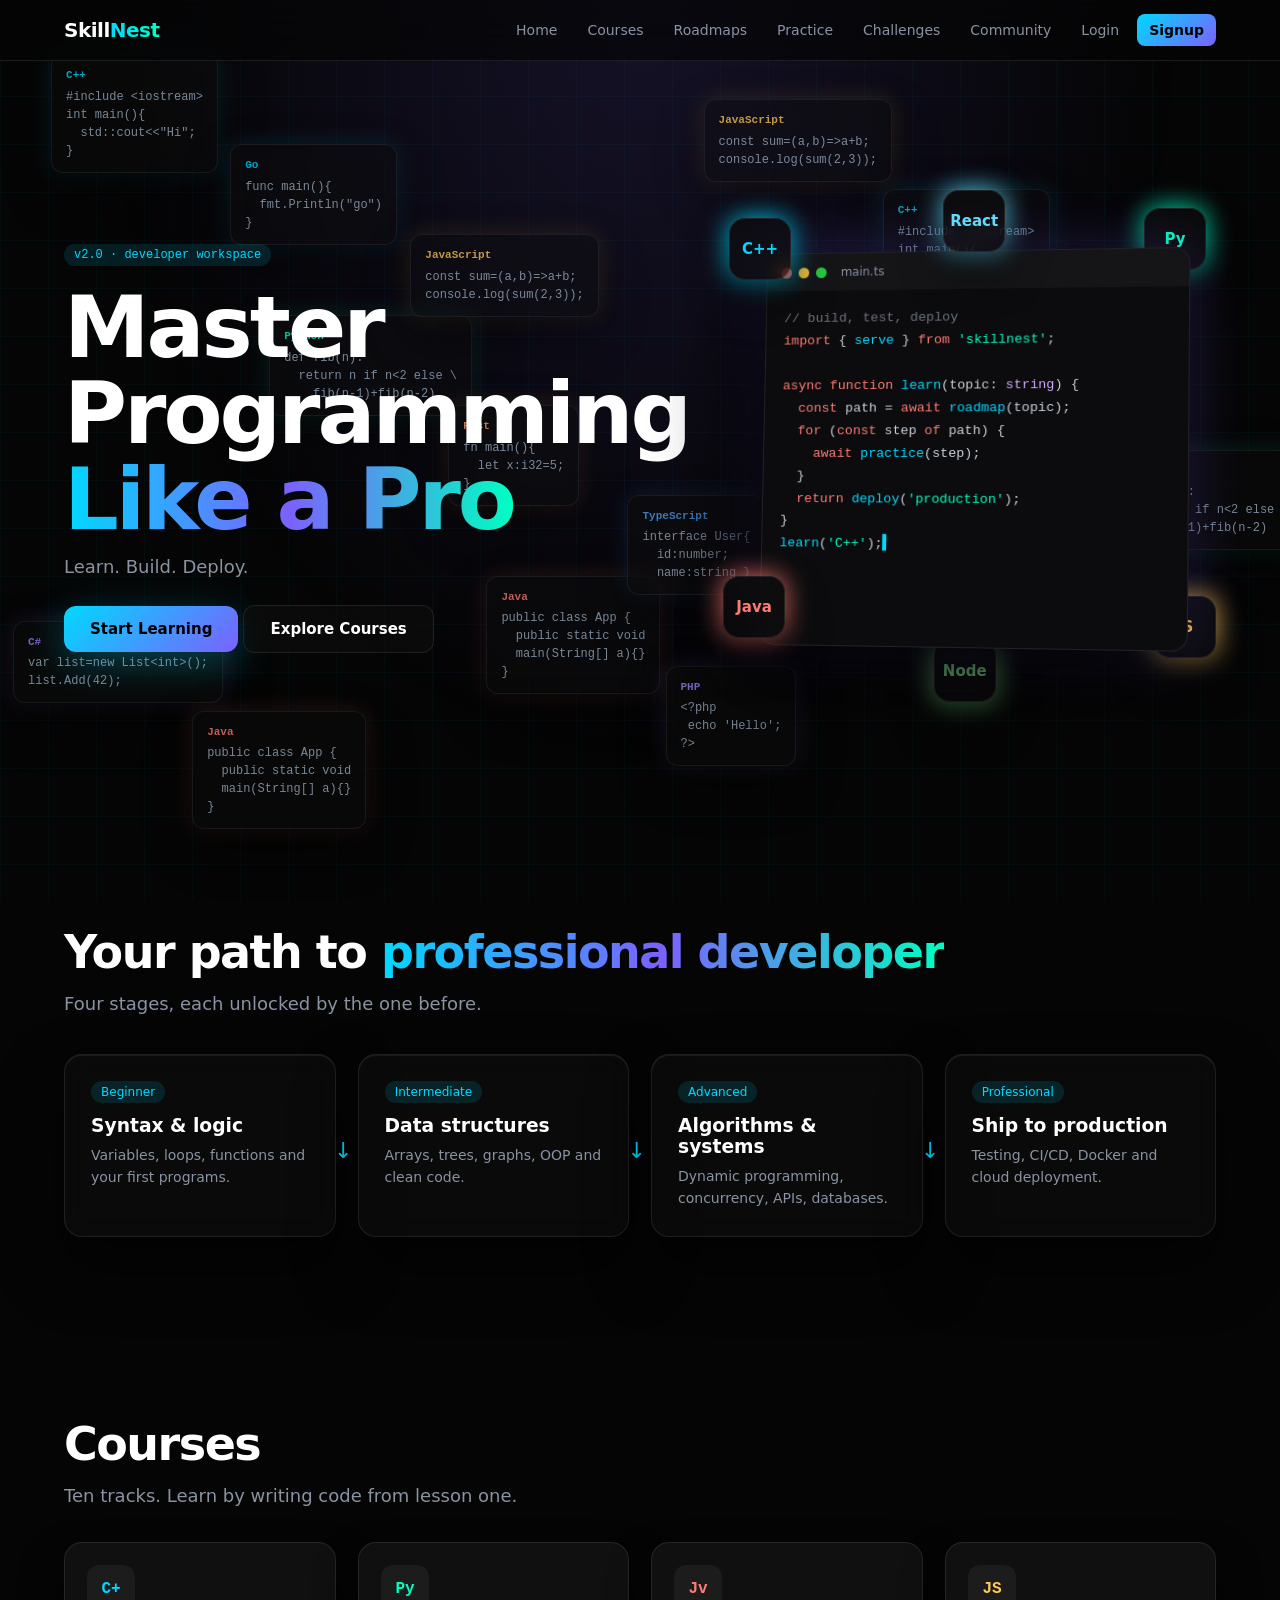
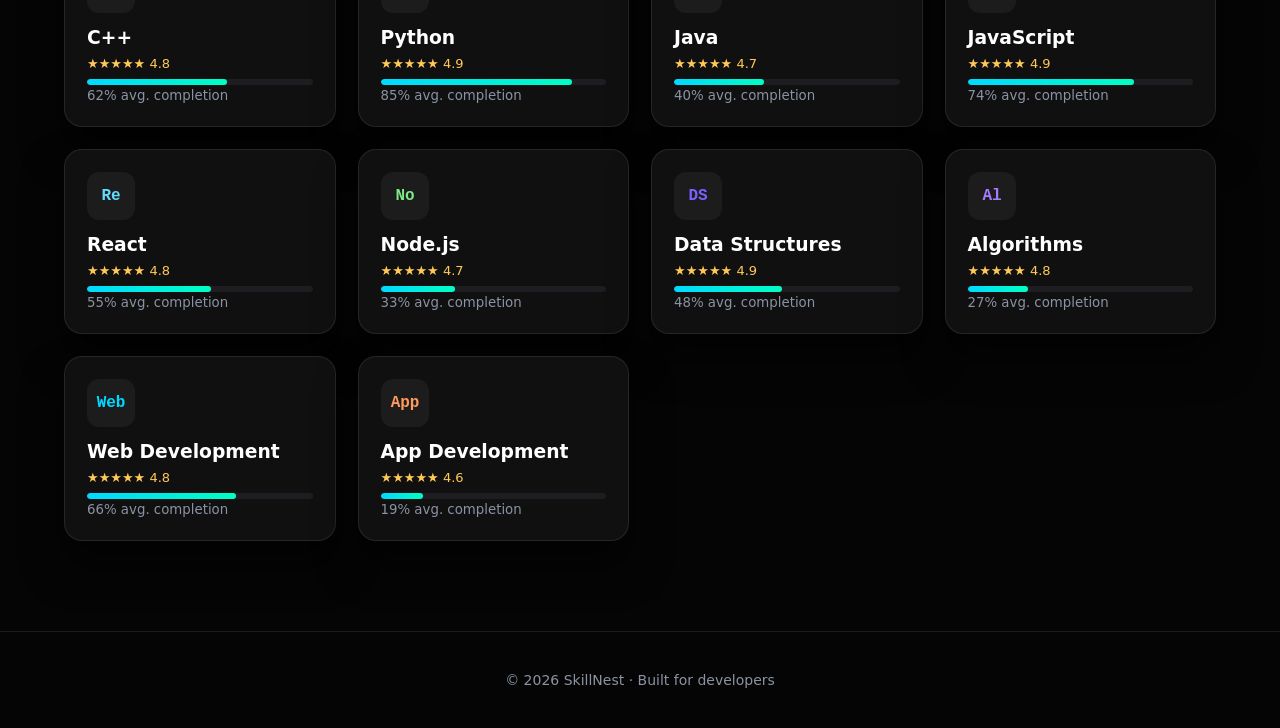
<file: index.html>
<!DOCTYPE html><html lang="en"><head><meta charset="utf-8"><meta name="viewport" content="width=device-width,initial-scale=1"><title>Home · SkillNest</title><link rel="stylesheet" href="assets/style.css"></head><body><nav><a class="logo" href="index.html">Skill<span>Nest</span></a><a class="l keep" href="index.html">Home</a><a class="l" href="index.html#courses">Courses</a><a class="l" href="index.html#roadmaps">Roadmaps</a><a class="l" href="practice.html">Practice</a><a class="l" href="dashboard.html#challenges">Challenges</a><a class="l" href="dashboard.html#community">Community</a><a class="l keep" href="login.html">Login</a><a class="l cta keep" href="signup.html">Signup</a></nav><main><section class="hero"><div><span class="tag mono">v2.0 · developer workspace</span><h1 style="margin-top:18px">Master Programming <span class="grad">Like a Pro</span></h1><p class="sub">Learn. Build. Deploy.</p><a class="btn pri" href="signup.html">Start Learning</a> <a class="btn" href="#courses">Explore Courses</a></div>
<div class="stage"><div class="editor"><div class="bar"><i></i><i></i><i></i>&nbsp; main.ts</div><pre><span class="c">// build, test, deploy</span>
<span class="k">import</span> { <span class="f">serve</span> } <span class="k">from</span> <span class="st">'skillnest'</span>;

<span class="k">async function</span> <span class="f">learn</span>(topic: <span class="n">string</span>) {
  <span class="k">const</span> path = <span class="k">await</span> <span class="f">roadmap</span>(topic);
  <span class="k">for</span> (<span class="k">const</span> step <span class="k">of</span> path) {
    <span class="k">await</span> <span class="f">practice</span>(step);
  }
  <span class="k">return</span> <span class="f">deploy</span>(<span class="st">'production'</span>);
}
<span class="f">learn</span>(<span class="st">'C++'</span>);<span style="color:var(--p)">▍</span></pre></div>
<div class="logo3d" style="--c:#00D9FF;left:0;top:10px">C++</div><div class="logo3d" style="--c:#00FFC3;right:10px;top:0;animation-delay:-2s">Py</div><div class="logo3d" style="--c:#ff7b72;left:-6px;bottom:50px;animation-delay:-3s">Java</div><div class="logo3d" style="--c:#ffc857;right:0;bottom:30px;animation-delay:-1s">JS</div><div class="logo3d" style="--c:#61dafb;left:44%;top:-18px;animation-delay:-4s">React</div><div class="logo3d" style="--c:#7ee787;left:42%;bottom:-14px;animation-delay:-5s">Node</div></div></section>
<section id="roadmaps"><h2>Your path to <span class="grad">professional developer</span></h2><p class="sub" style="margin-bottom:0">Four stages, each unlocked by the one before.</p><div class="road">
<div class="rc glass tilt glow"><span class="tag">Beginner</span><h3>Syntax &amp; logic</h3><p>Variables, loops, functions and your first programs.</p></div>
<div class="rc glass tilt glow" style="animation-delay:-.7s"><span class="tag">Intermediate</span><h3>Data structures</h3><p>Arrays, trees, graphs, OOP and clean code.</p></div>
<div class="rc glass tilt glow" style="animation-delay:-1.4s"><span class="tag">Advanced</span><h3>Algorithms &amp; systems</h3><p>Dynamic programming, concurrency, APIs, databases.</p></div>
<div class="rc glass tilt glow" style="animation-delay:-2.1s"><span class="tag">Professional</span><h3>Ship to production</h3><p>Testing, CI/CD, Docker and cloud deployment.</p></div></div></section>
<section id="courses"><h2>Courses</h2><p class="sub" style="margin-bottom:0">Ten tracks. Learn by writing code from lesson one.</p><div class="courses"><article class="cc tilt" style="--c:#00D9FF"><div class="ic mono">C+</div><h3>C++</h3><div class="rt">★★★★★ 4.8</div><div class="pb"><i style="width:62%"></i></div><small style="color:#8a93a3">62% avg. completion</small></article><article class="cc tilt" style="--c:#00FFC3"><div class="ic mono">Py</div><h3>Python</h3><div class="rt">★★★★★ 4.9</div><div class="pb"><i style="width:85%"></i></div><small style="color:#8a93a3">85% avg. completion</small></article><article class="cc tilt" style="--c:#ff7b72"><div class="ic mono">Jv</div><h3>Java</h3><div class="rt">★★★★★ 4.7</div><div class="pb"><i style="width:40%"></i></div><small style="color:#8a93a3">40% avg. completion</small></article><article class="cc tilt" style="--c:#ffc857"><div class="ic mono">JS</div><h3>JavaScript</h3><div class="rt">★★★★★ 4.9</div><div class="pb"><i style="width:74%"></i></div><small style="color:#8a93a3">74% avg. completion</small></article><article class="cc tilt" style="--c:#61dafb"><div class="ic mono">Re</div><h3>React</h3><div class="rt">★★★★★ 4.8</div><div class="pb"><i style="width:55%"></i></div><small style="color:#8a93a3">55% avg. completion</small></article><article class="cc tilt" style="--c:#7ee787"><div class="ic mono">No</div><h3>Node.js</h3><div class="rt">★★★★★ 4.7</div><div class="pb"><i style="width:33%"></i></div><small style="color:#8a93a3">33% avg. completion</small></article><article class="cc tilt" style="--c:#7B61FF"><div class="ic mono">DS</div><h3>Data Structures</h3><div class="rt">★★★★★ 4.9</div><div class="pb"><i style="width:48%"></i></div><small style="color:#8a93a3">48% avg. completion</small></article><article class="cc tilt" style="--c:#a77bff"><div class="ic mono">Al</div><h3>Algorithms</h3><div class="rt">★★★★★ 4.8</div><div class="pb"><i style="width:27%"></i></div><small style="color:#8a93a3">27% avg. completion</small></article><article class="cc tilt" style="--c:#00D9FF"><div class="ic mono">Web</div><h3>Web Development</h3><div class="rt">★★★★★ 4.8</div><div class="pb"><i style="width:66%"></i></div><small style="color:#8a93a3">66% avg. completion</small></article><article class="cc tilt" style="--c:#ff9a5c"><div class="ic mono">App</div><h3>App Development</h3><div class="rt">★★★★★ 4.6</div><div class="pb"><i style="width:19%"></i></div><small style="color:#8a93a3">19% avg. completion</small></article></div></section></main><footer>© 2026 SkillNest · Built for developers</footer><script src="assets/app.js"></script></body></html>
</file>
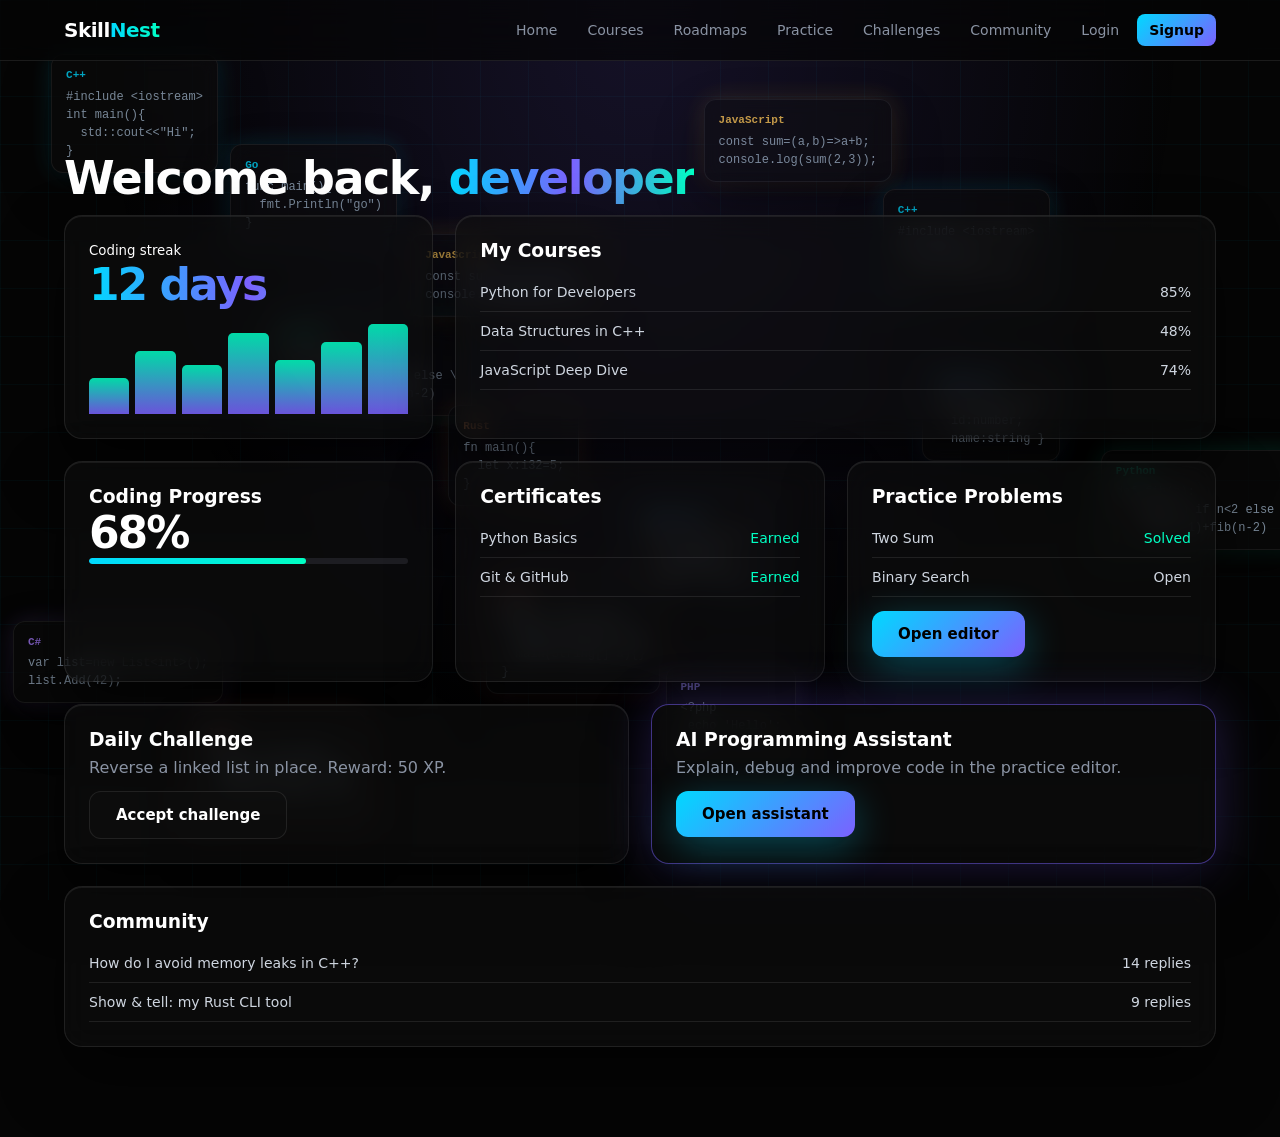
<file: dashboard.html>
<!DOCTYPE html><html lang="en"><head><meta charset="utf-8"><meta name="viewport" content="width=device-width,initial-scale=1"><title>Dashboard · SkillNest</title><link rel="stylesheet" href="assets/style.css"></head><body><nav><a class="logo" href="index.html">Skill<span>Nest</span></a><a class="l keep" href="index.html">Home</a><a class="l" href="index.html#courses">Courses</a><a class="l" href="index.html#roadmaps">Roadmaps</a><a class="l" href="practice.html">Practice</a><a class="l" href="dashboard.html#challenges">Challenges</a><a class="l" href="dashboard.html#community">Community</a><a class="l keep" href="login.html">Login</a><a class="l cta keep" href="signup.html">Signup</a></nav><main><section><h2>Welcome back, <span class="grad">developer</span></h2><div class="dash">
<div class="dc glass tilt s4"><small>Coding streak</small><div class="big grad">12 days</div><div class="bars"><i style="height:40%"></i><i style="height:70%"></i><i style="height:55%"></i><i style="height:90%"></i><i style="height:60%"></i><i style="height:80%"></i><i style="height:100%"></i></div></div>
<div class="dc glass tilt s8"><h3>My Courses</h3><ul class="list"><li>Python for Developers<span>85%</span></li><li>Data Structures in C++<span>48%</span></li><li>JavaScript Deep Dive<span>74%</span></li></ul></div>
<div class="dc glass tilt s4"><h3>Coding Progress</h3><div class="big">68%</div><div class="pb"><i style="width:68%"></i></div></div>
<div class="dc glass tilt s4"><h3>Certificates</h3><ul class="list"><li>Python Basics<span class="ok">Earned</span></li><li>Git &amp; GitHub<span class="ok">Earned</span></li></ul></div>
<div class="dc glass tilt s4"><h3>Practice Problems</h3><ul class="list"><li>Two Sum<span class="ok">Solved</span></li><li>Binary Search<span>Open</span></li></ul><a class="btn pri" style="margin-top:14px" href="practice.html">Open editor</a></div>
<div class="dc glass tilt s6" id="challenges"><h3>Daily Challenge</h3><p style="color:#8a93a3;margin:8px 0 14px">Reverse a linked list in place. Reward: 50 XP.</p><a class="btn" href="practice.html">Accept challenge</a></div>
<div class="dc glass tilt s6 ai"><h3>AI Programming Assistant</h3><p style="color:#8a93a3;margin:8px 0 14px">Explain, debug and improve code in the practice editor.</p><a class="btn pri" href="practice.html">Open assistant</a></div>
<div class="dc glass tilt s12" id="community"><h3>Community</h3><ul class="list"><li>How do I avoid memory leaks in C++?<span>14 replies</span></li><li>Show &amp; tell: my Rust CLI tool<span>9 replies</span></li></ul></div></div></section></main><script src="assets/app.js"></script></body></html>
</file>
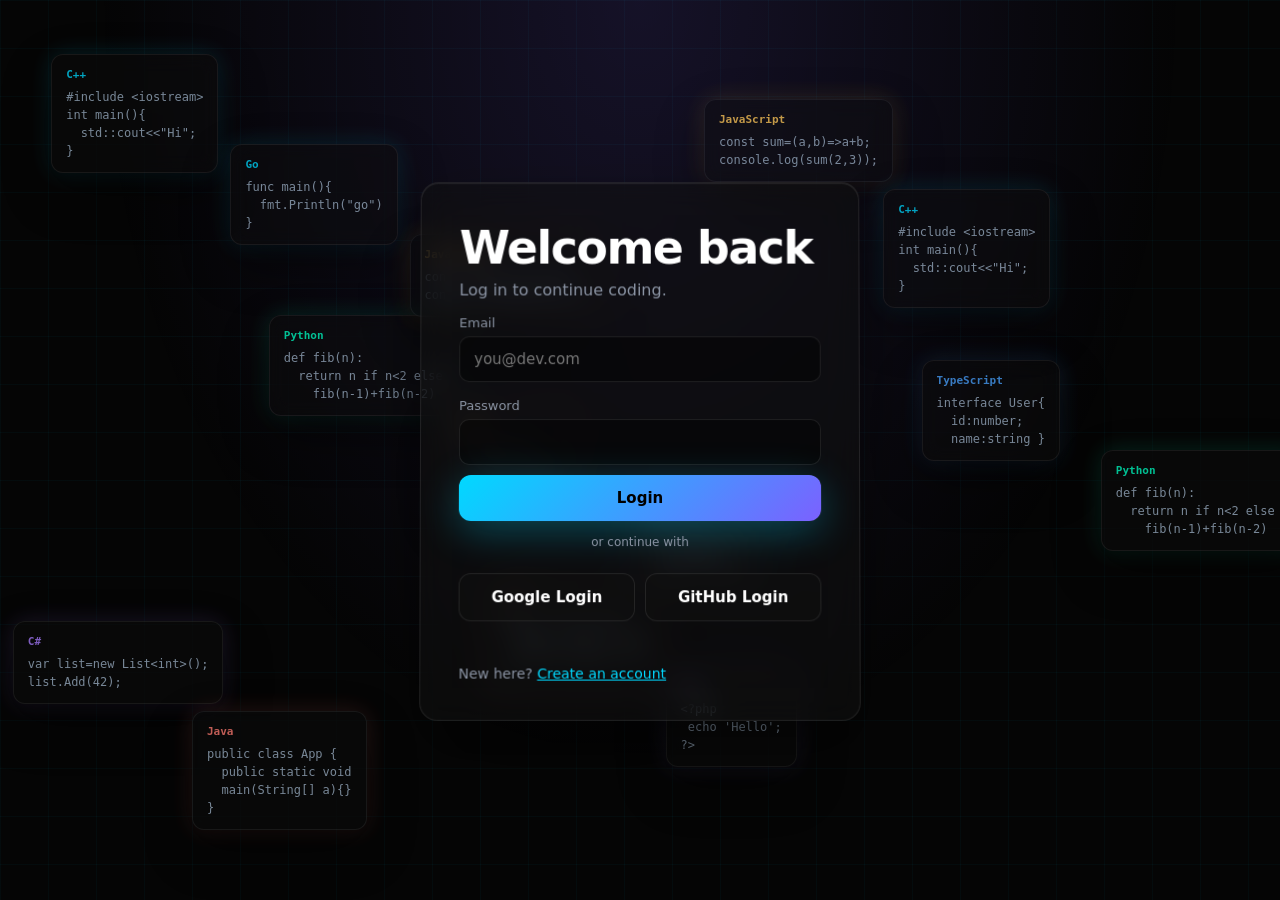
<file: login.html>
<!DOCTYPE html><html lang="en"><head><meta charset="utf-8"><meta name="viewport" content="width=device-width,initial-scale=1"><title>Login · SkillNest</title><link rel="stylesheet" href="assets/style.css"></head><body><main class="center"><div class="form glass tilt"><h2>Welcome back</h2><p style="color:#8a93a3">Log in to continue coding.</p><form id="authform"><label>Email</label><input type="email" required placeholder="you@dev.com"><label>Password</label><input name="password" type="password" required><button class="btn pri">Login</button><div class="sep">or continue with</div><div class="row"><button type="button" class="btn">Google Login</button><button type="button" class="btn">GitHub Login</button></div><div id="msg" class="msg"></div></form><p style="margin-top:14px;font-size:14px;color:#8a93a3">New here? <a href="signup.html" style="color:var(--p)">Create an account</a></p></div></main><script src="assets/app.js"></script></body></html>
</file>
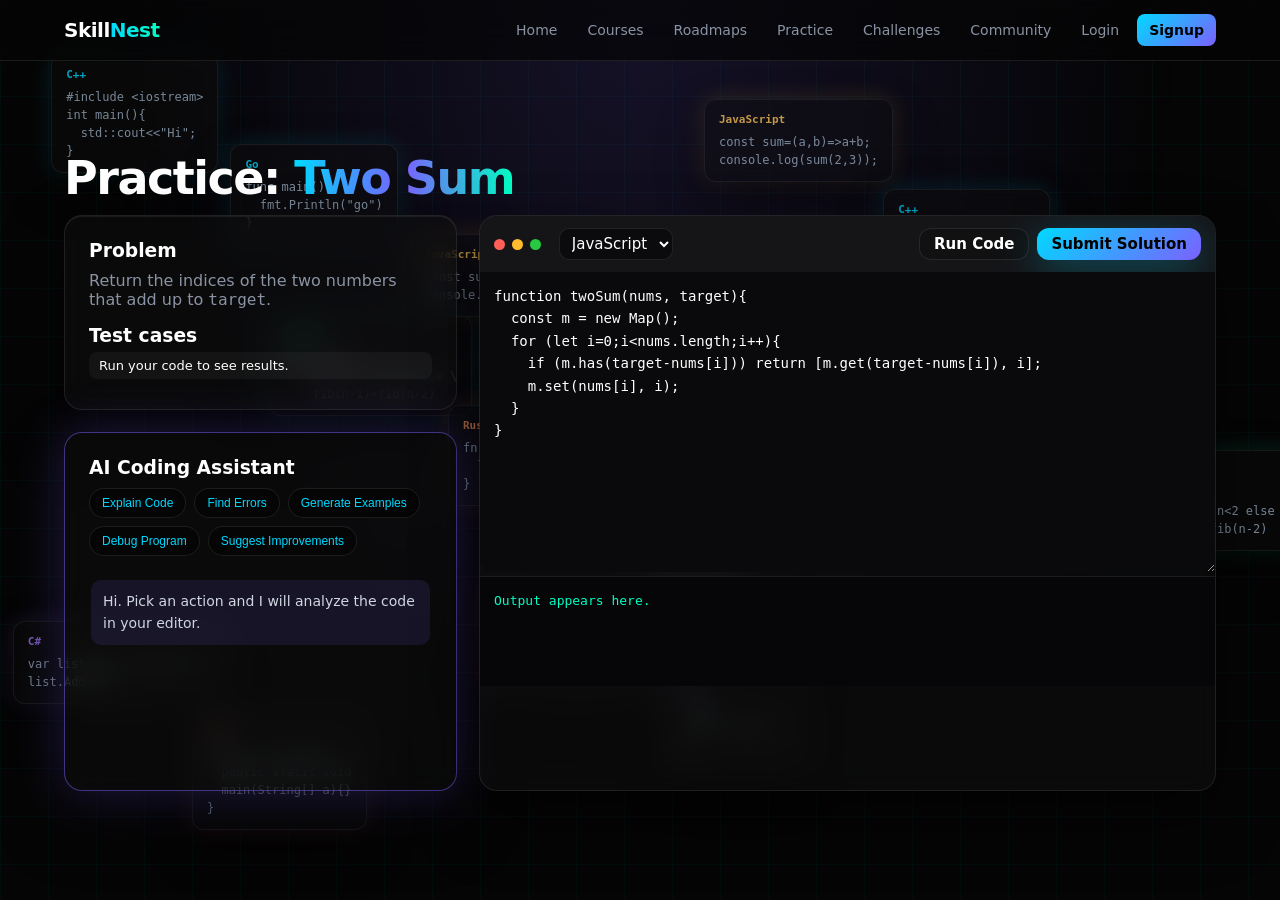
<file: practice.html>
<!DOCTYPE html><html lang="en"><head><meta charset="utf-8"><meta name="viewport" content="width=device-width,initial-scale=1"><title>Practice · SkillNest</title><link rel="stylesheet" href="assets/style.css"></head><body><nav><a class="logo" href="index.html">Skill<span>Nest</span></a><a class="l keep" href="index.html">Home</a><a class="l" href="index.html#courses">Courses</a><a class="l" href="index.html#roadmaps">Roadmaps</a><a class="l" href="practice.html">Practice</a><a class="l" href="dashboard.html#challenges">Challenges</a><a class="l" href="dashboard.html#community">Community</a><a class="l keep" href="login.html">Login</a><a class="l cta keep" href="signup.html">Signup</a></nav><main><section><h2>Practice: <span class="grad">Two Sum</span></h2><div class="prac"><div><div class="dc glass tilt"><h3>Problem</h3><p style="color:#8a93a3;margin:10px 0">Return the indices of the two numbers that add up to <code>target</code>.</p><h3 style="margin-top:16px">Test cases</h3><div id="tc"><div class="tc">Run your code to see results.</div></div></div>
<div class="dc glass ai tilt" style="margin-top:22px"><h3>AI Coding Assistant</h3><div class="chips"><button data-a="explain">Explain Code</button><button data-a="errors">Find Errors</button><button data-a="example">Generate Examples</button><button data-a="debug">Debug Program</button><button data-a="improve">Suggest Improvements</button></div><div id="chat" class="chat"></div></div></div>
<div class="glass tilt" style="overflow:hidden"><div class="bar"><i></i><i></i><i></i>&nbsp;<select id="lang" style="width:auto;padding:5px 8px"><option value="javascript">JavaScript</option><option value="python">Python</option><option value="cpp">C++</option><option value="java">Java</option></select><span style="margin-left:auto;display:flex;gap:8px"><button id="run" class="btn" style="padding:6px 14px">Run Code</button><button id="sub" class="btn pri" style="padding:6px 14px">Submit Solution</button></span></div><textarea id="code" spellcheck="false"></textarea><div id="out" class="out">Output appears here.</div></div></div></section></main><script src="assets/app.js"></script></body></html>
</file>
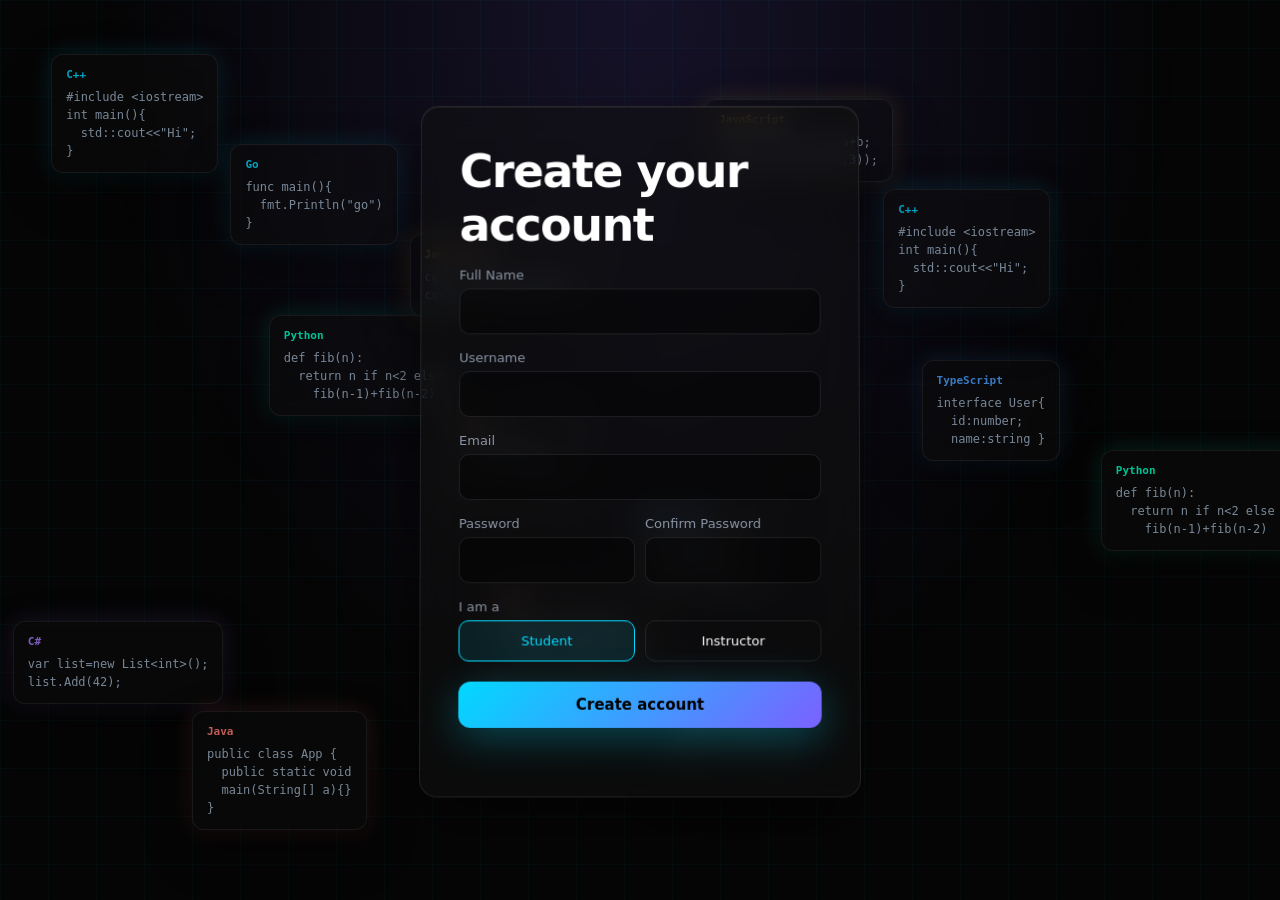
<file: signup.html>
<!DOCTYPE html><html lang="en"><head><meta charset="utf-8"><meta name="viewport" content="width=device-width,initial-scale=1"><title>Signup · SkillNest</title><link rel="stylesheet" href="assets/style.css"></head><body><main class="center"><div class="form glass tilt"><h2>Create your account</h2><form id="authform"><label>Full Name</label><input required><label>Username</label><input required><label>Email</label><input type="email" required><div class="row"><div><label>Password</label><input name="password" type="password" required></div><div><label>Confirm Password</label><input name="confirm" type="password" required></div></div><label>I am a</label><div class="seg"><label><input type="radio" name="ut" checked><span>Student</span></label><label><input type="radio" name="ut"><span>Instructor</span></label></div><button class="btn pri" style="margin-top:20px">Create account</button><div id="msg" class="msg"></div></form></div></main><script src="assets/app.js"></script></body></html>
</file>
<file: assets/style.css>
:root{--bg:#050505;--card:#101010;--p:#00D9FF;--s:#7B61FF;--a:#00FFC3;--t:#fff;--mut:#8a93a3;--glass:rgba(16,16,16,.55);--bd:rgba(255,255,255,.09)}
*{box-sizing:border-box;margin:0;padding:0}
html{scroll-behavior:smooth}
body{background:var(--bg);color:var(--t);font-family:'Segoe UI',system-ui,-apple-system,sans-serif;overflow-x:hidden;min-height:100vh}
code,pre,.mono{font-family:'JetBrains Mono','Fira Code',Consolas,monospace}
#bg{position:fixed;inset:0;perspective:3000px;transform-style:preserve-3d;pointer-events:none;z-index:0;overflow:hidden;background:radial-gradient(ellipse at 50% 0,rgba(123,97,255,.14),transparent 60%),linear-gradient(rgba(0,217,255,.035) 1px,transparent 1px) 0 0/48px 48px,linear-gradient(90deg,rgba(0,217,255,.035) 1px,transparent 1px) 0 0/48px 48px}
#bg .layer{position:absolute;inset:0;transform-style:preserve-3d;transition:transform .15s ease-out}
.snip{position:absolute;padding:12px 14px;border-radius:12px;background:var(--glass);border:1px solid var(--bd);backdrop-filter:blur(8px);font:12px/1.5 Consolas,monospace;color:#9fb3c8;box-shadow:0 20px 50px rgba(0,0,0,.6),0 0 24px var(--c,rgba(0,217,255,.12));animation:fl var(--d,9s) ease-in-out infinite alternate;white-space:pre;opacity:.75}
.snip b{display:block;color:var(--c2,var(--p));margin-bottom:4px;font-size:11px}
@keyframes fl{from{transform:translate3d(0,0,var(--z,0)) rotateX(8deg) rotateY(-14deg)}to{transform:translate3d(0,-26px,var(--z,0)) rotateX(-6deg) rotateY(12deg)}}
nav{position:sticky;top:0;z-index:50;display:flex;align-items:center;gap:6px;padding:14px 5vw;background:rgba(5,5,5,.7);backdrop-filter:blur(16px);border-bottom:1px solid var(--bd)}
.logo{font-weight:800;font-size:20px;letter-spacing:-.5px;margin-right:auto;color:#fff;text-decoration:none}
.logo span{background:linear-gradient(90deg,var(--p),var(--a));-webkit-background-clip:text;color:transparent}
nav a.l{color:var(--mut);text-decoration:none;padding:8px 12px;border-radius:8px;font-size:14px;transition:.2s}
nav a.l:hover,nav a.on{color:#fff;background:rgba(255,255,255,.07)}
nav a.cta{background:linear-gradient(135deg,var(--p),var(--s));color:#000;font-weight:700}
main{position:relative;z-index:2}
section{padding:90px 5vw;max-width:1280px;margin:auto}
h1{font-size:clamp(40px,7vw,86px);line-height:1;letter-spacing:-3px;font-weight:800}
h2{font-size:clamp(28px,4vw,46px);letter-spacing:-1.5px;margin-bottom:10px}
.grad{background:linear-gradient(90deg,var(--p),var(--s),var(--a));-webkit-background-clip:text;color:transparent}
.sub{color:var(--mut);font-size:18px;margin:14px 0 28px}
.btn{display:inline-block;padding:14px 26px;border-radius:12px;font-weight:700;text-decoration:none;border:1px solid var(--bd);color:#fff;background:var(--glass);cursor:pointer;font-size:15px;transition:.25s;font-family:inherit}
.btn.pri{background:linear-gradient(135deg,var(--p),var(--s));color:#000;border:0;box-shadow:0 10px 40px rgba(0,217,255,.3)}
.btn:hover{transform:translateY(-4px) scale(1.03);box-shadow:0 18px 50px rgba(123,97,255,.4)}
.glass{background:var(--glass);border:1px solid var(--bd);backdrop-filter:blur(14px);border-radius:18px;box-shadow:0 30px 60px rgba(0,0,0,.55),inset 0 1px 0 rgba(255,255,255,.07)}
.tilt{transform-style:preserve-3d;transition:transform .2s ease-out,box-shadow .3s}
.tilt:hover{box-shadow:0 40px 80px rgba(0,0,0,.7),0 0 40px rgba(0,217,255,.18)}
.hero{display:grid;grid-template-columns:1fr 1.15fr;gap:40px;align-items:center;min-height:86vh;perspective:3000px}
.stage{position:relative;height:480px;transform-style:preserve-3d}
.editor{position:absolute;inset:40px 30px;background:#0c0c0e;border:1px solid var(--bd);border-radius:16px;transform:rotateY(-14deg) rotateX(6deg);box-shadow:-30px 40px 80px rgba(0,0,0,.8),0 0 60px rgba(123,97,255,.25);overflow:hidden;animation:fl2 7s ease-in-out infinite alternate}
@keyframes fl2{to{transform:rotateY(-8deg) rotateX(3deg) translateY(-14px)}}
.bar{display:flex;gap:7px;padding:12px 14px;background:#151518;align-items:center;font-size:12px;color:var(--mut)}
.bar i{width:11px;height:11px;border-radius:50%;background:#ff5f57}.bar i:nth-child(2){background:#febc2e}.bar i:nth-child(3){background:#28c840}
.editor pre{padding:18px;font-size:13.5px;line-height:1.7;color:#c9d1d9;overflow:hidden}
.k{color:#ff7b72}.f{color:var(--p)}.st{color:var(--a)}.c{color:#6b7280}.n{color:#d2a8ff}
.logo3d{position:absolute;width:62px;height:62px;border-radius:16px;display:grid;place-items:center;font-weight:800;font-size:15px;background:var(--glass);border:1px solid var(--bd);backdrop-filter:blur(8px);box-shadow:0 20px 40px rgba(0,0,0,.6),0 0 26px var(--c);color:var(--c);animation:fl 6s ease-in-out infinite alternate}
.road{display:grid;grid-template-columns:repeat(4,1fr);gap:22px;perspective:1800px;margin-top:40px}
.rc{padding:26px;position:relative}
.rc:not(:last-child)::after{content:"↓";position:absolute;right:-18px;top:46%;color:var(--p);font-size:22px;z-index:3}
.rc h3{margin:12px 0 8px}.rc p{color:var(--mut);font-size:14px;line-height:1.6}
.glow{animation:gl 3s ease-in-out infinite alternate}
@keyframes gl{to{box-shadow:0 30px 60px rgba(0,0,0,.55),0 0 36px rgba(123,97,255,.4)}}
.tag{display:inline-block;padding:4px 10px;border-radius:99px;font-size:12px;background:rgba(0,217,255,.12);color:var(--p)}
.courses{display:grid;grid-template-columns:repeat(auto-fill,minmax(230px,1fr));gap:22px;margin-top:36px;perspective:2000px}
.cc{padding:22px;background:var(--card);border:1px solid var(--bd);border-radius:18px;box-shadow:0 24px 40px rgba(0,0,0,.6)}
.cc .ic{width:48px;height:48px;border-radius:12px;display:grid;place-items:center;font-weight:800;margin-bottom:14px;background:rgba(255,255,255,.05);color:var(--c)}
.cc .rt{color:#ffc857;font-size:13px;margin:8px 0}
.pb{height:6px;border-radius:9px;background:#1d1d22;overflow:hidden}.pb i{display:block;height:100%;background:linear-gradient(90deg,var(--p),var(--a));border-radius:9px}
.center{min-height:100vh;display:grid;place-items:center;padding:40px 20px;perspective:2500px}
.form{width:min(440px,100%);padding:38px;transform:rotateX(2deg);position:relative;z-index:2}
.form h2{margin-bottom:6px}.form label{display:block;margin:16px 0 6px;font-size:13px;color:var(--mut)}
input,select,textarea{width:100%;padding:13px 14px;border-radius:10px;border:1px solid var(--bd);background:rgba(0,0,0,.45);color:#fff;font-size:15px;outline:0;font-family:inherit;transition:.2s}
input:focus,select:focus{border-color:var(--p);box-shadow:0 0 0 3px rgba(0,217,255,.18)}
.form .btn{width:100%;margin-top:10px;text-align:center}
.row{display:flex;gap:10px}.sep{text-align:center;color:var(--mut);font-size:12px;margin:14px 0}
.seg{display:flex;gap:10px}.seg label{flex:1;margin:0;padding:12px;border:1px solid var(--bd);border-radius:10px;text-align:center;cursor:pointer;color:#fff}
.seg input{display:none}.seg input:checked+span{color:var(--p)}.seg label:has(input:checked){border-color:var(--p);background:rgba(0,217,255,.1)}
.msg{font-size:13px;color:var(--a);margin-top:12px;min-height:18px}.msg.err{color:#ff6b81}
.dash{display:grid;grid-template-columns:repeat(12,1fr);gap:22px;perspective:2500px}
.dc{padding:24px}.s4{grid-column:span 4}.s6{grid-column:span 6}.s8{grid-column:span 8}.s12{grid-column:span 12}
.big{font-size:44px;font-weight:800;letter-spacing:-2px}
.bars{display:flex;gap:6px;align-items:flex-end;height:90px;margin-top:14px}.bars i{flex:1;background:linear-gradient(var(--a),var(--s));border-radius:5px 5px 0 0;opacity:.85}
.list{list-style:none;margin-top:12px}.list li{display:flex;justify-content:space-between;padding:11px 0;border-bottom:1px solid var(--bd);font-size:14px;color:#cfd6e0}
.prac{display:grid;grid-template-columns:.8fr 1.5fr;gap:22px;perspective:2500px}
#code{height:300px;resize:vertical;font:14px/1.6 Consolas,monospace;background:#0a0a0c;border-radius:0 0 14px 14px;border:0}
.out{background:#060608;padding:14px;font:13px/1.6 Consolas,monospace;min-height:110px;border-top:1px solid var(--bd);white-space:pre-wrap;color:var(--a)}
.tc{padding:6px 10px;border-radius:8px;margin:6px 0;font-size:13px;background:rgba(255,255,255,.04)}
.ok{color:var(--a)}.bad{color:#ff6b81}
.ai{border:1px solid rgba(123,97,255,.5);box-shadow:0 0 50px rgba(123,97,255,.25),0 30px 60px rgba(0,0,0,.6)}
.chat{height:200px;overflow:auto;font-size:14px;line-height:1.6;color:#cfd6e0;padding:6px 2px}
.chat p{margin:8px 0;padding:10px 12px;border-radius:10px;background:rgba(123,97,255,.12)}.chat p.u{background:rgba(0,217,255,.1)}
.chips{display:flex;flex-wrap:wrap;gap:8px;margin:10px 0}.chips button{padding:7px 12px;border-radius:99px;border:1px solid var(--bd);background:rgba(0,0,0,.4);color:var(--p);cursor:pointer;font-size:12px}
.chips button:hover{border-color:var(--p)}
footer{position:relative;z-index:2;text-align:center;padding:40px;color:var(--mut);border-top:1px solid var(--bd);font-size:14px}
@media(max-width:900px){.hero,.prac{grid-template-columns:1fr}.road{grid-template-columns:1fr 1fr}.s4,.s6,.s8{grid-column:span 12}nav a.l:not(.cta):not(.keep){display:none}.rc::after{display:none}}
@media(prefers-reduced-motion:reduce){*{animation:none!important;transition:none!important}}
</file>
